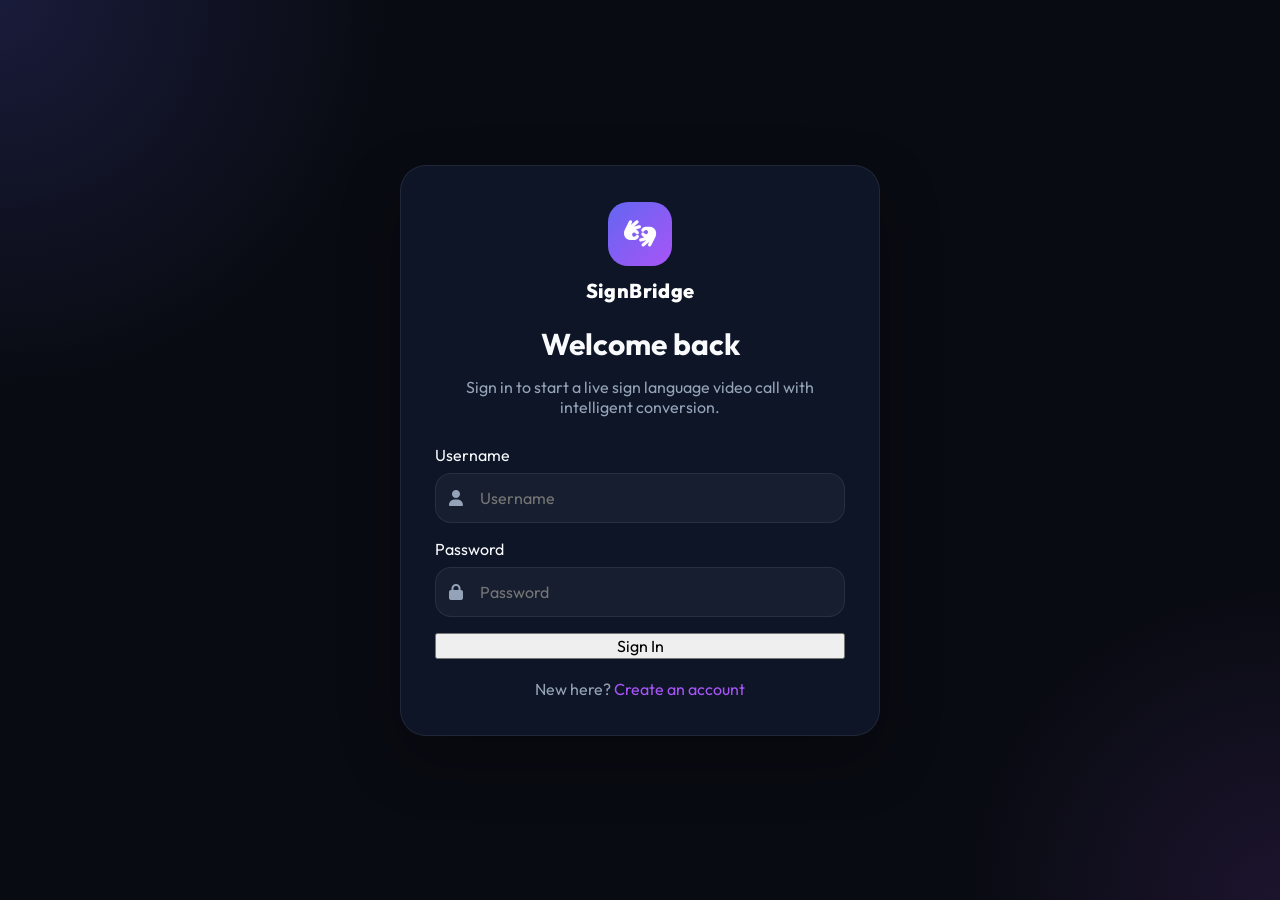
<file: static/login.html>
<!DOCTYPE html>
<html lang="en">
<head>
    <meta charset="UTF-8">
    <meta name="viewport" content="width=device-width, initial-scale=1.0">
    <title>SignBridge — Sign In</title>
    <link rel="preconnect" href="https://fonts.googleapis.com">
    <link rel="preconnect" href="https://fonts.gstatic.com" crossorigin>
    <link href="https://fonts.googleapis.com/css2?family=Outfit:wght@300;400;500;600;700;800&display=swap" rel="stylesheet">
    <link rel="stylesheet" href="https://cdnjs.cloudflare.com/ajax/libs/font-awesome/6.4.0/css/all.min.css" />
    <link rel="stylesheet" href="style.css">
</head>
<body>
    <div class="auth-page">
        <section class="auth-panel glass-panel">
            <div class="brand-mark brand-mark-small">
                <i class="fa-solid fa-hands-asl-interpreting"></i>
            </div>
            <div class="auth-brand-name">SignBridge</div>
            <h1>Welcome back</h1>
            <p>Sign in to start a live sign language video call with intelligent conversion.</p>

            <div id="alertMessage" class="alert-message alert-error">
                <i class="fa-solid fa-triangle-exclamation"></i>
                <span id="alertText">Invalid credentials. Try again.</span>
            </div>

            <form id="loginForm" class="auth-form">
                <div class="form-group">
                    <label for="username">Username</label>
                    <div class="input-wrapper">
                        <input type="text" id="username" class="form-input" placeholder="Username" required>
                        <i class="fa-solid fa-user"></i>
                    </div>
                </div>
                <div class="form-group">
                    <label for="password">Password</label>
                    <div class="input-wrapper">
                        <input type="password" id="password" class="form-input" placeholder="Password" required>
                        <i class="fa-solid fa-lock"></i>
                    </div>
                </div>
                <button type="submit" id="submitBtn" class="login-btn">
                    <span>Sign In</span>
                </button>
            </form>

            <div class="auth-footer">
                New here? <a href="register.html">Create an account</a>
            </div>
        </section>
    </div>
    <script src="login.js"></script>
</body>
</html>
</file>
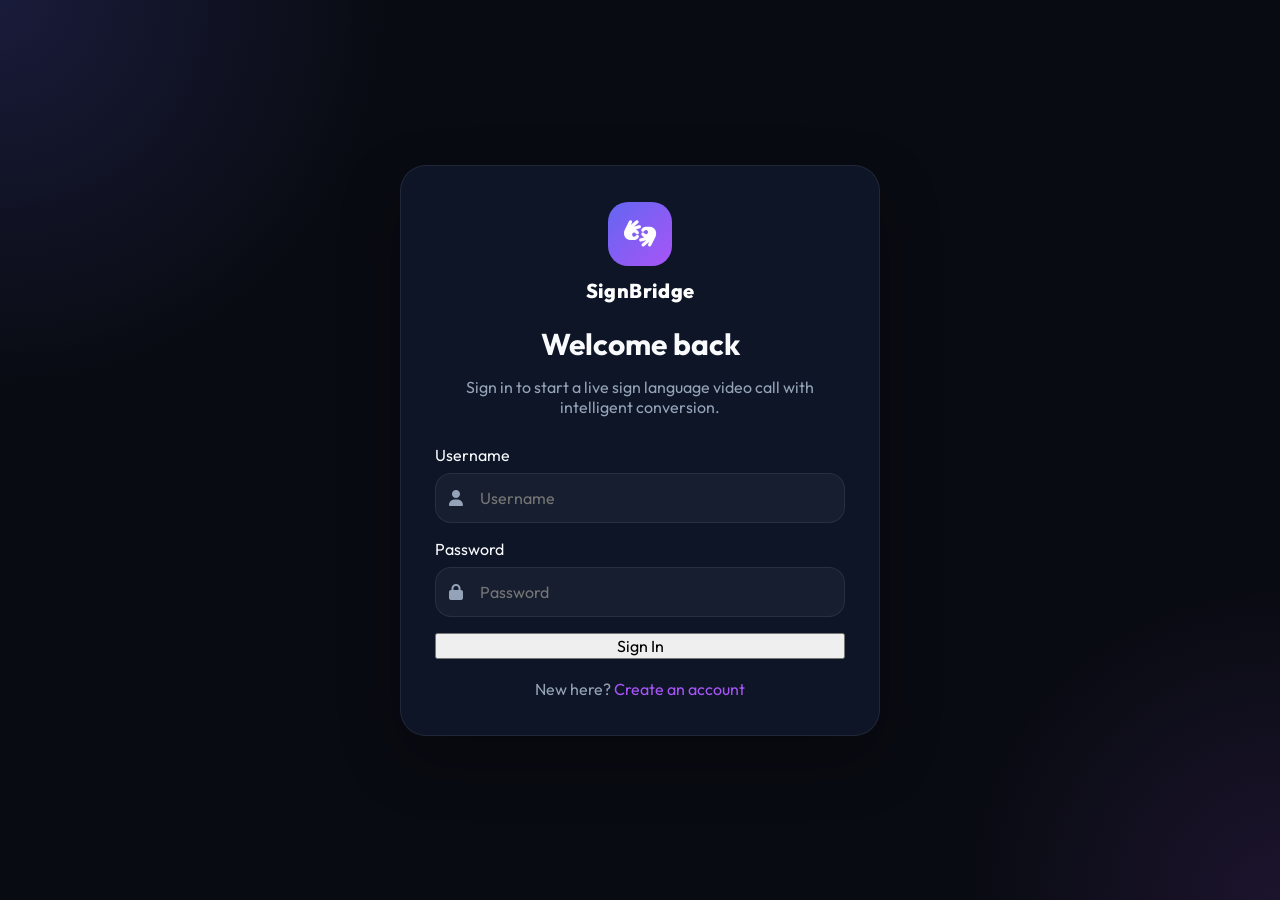
<file: static/record_Admin.html>
<!-- record_Admin.html -->
<!DOCTYPE html>
<html lang="en">
<head>
    <meta charset="UTF-8">
    <meta name="viewport" content="width=device-width, initial-scale=1.0">
    <title>SignBridge — Manage Signs</title>
    <link rel="preconnect" href="https://fonts.googleapis.com">
    <link href="https://fonts.googleapis.com/css2?family=Outfit:wght@300;400;500;600;700;800&display=swap" rel="stylesheet">
    <link rel="stylesheet" href="https://cdnjs.cloudflare.com/ajax/libs/font-awesome/6.4.0/css/all.min.css">
    <link rel="stylesheet" href="style.css">
</head>
<body>
    <div class="app-shell">
        <header class="topbar admin-topbar">
            <div class="brand"><i class="fa-solid fa-hands-asl-interpreting"></i> <span>Manage Signs</span></div>
            <div class="topbar-right">
                <a href="admin.html" class="btn-ghost"><i class="fa-solid fa-arrow-left"></i> Dashboard</a>
                <button id="logoutBtn" class="btn-ghost"><i class="fa-solid fa-right-from-bracket"></i> Logout</button>
            </div>
        </header>

        <main class="record-main">
            <section class="card glass-panel record-card">
                <h3><i class="fa-solid fa-camera"></i> Record a Sign</h3>

                <div class="camera-card record-camera admin-camera-stage">
                    <video id="preview" autoplay playsinline muted></video>
                    <div class="camera-mute" id="cameraOffHint" hidden>Camera off</div>
                    <div class="local-overlay-controls admin-camera-controls">
                        <button id="cameraToggleBtn" class="overlay-btn" type="button" title="Turn camera off" aria-label="Turn camera off" aria-pressed="true"><i class="fa-solid fa-video"></i></button>
                    </div>
                </div>

                <div class="form-group" style="margin-top:16px;">
                    <label for="signLabel">Sign label</label>
                    <input id="signLabel" type="text" class="form-input" placeholder="e.g. hello, thank_you, water">
                </div>

                <p class="muted capture-hint">Capture real, varied examples. Near-duplicate frames are skipped; landmark augmentation is applied during training, so displayed counts reflect real captures.</p>

                <div class="record-actions">
                    <button id="captureBtn" class="btn-primary"><i class="fa-solid fa-hand"></i> Capture Sample</button>
                    <label class="switch-label" style="margin-left:auto;">
                        <input type="checkbox" id="burstToggle">
                    Burst mode (captures as fast as processing allows)
                    </label>
                </div>

                <div class="record-actions" style="margin-top: 4px;">
                    <label class="switch-label">
                        <input type="checkbox" id="autoTrainToggle" checked>
                        Auto-train after recording
                    </label>
                </div>

                <div id="captureStatus" class="capture-status"></div>
                <div id="autoTrainStatus" class="capture-status"></div>
            </section>

            <section class="card glass-panel">
                <h3><i class="fa-solid fa-list-check"></i> Recorded Signs</h3>
                <div id="sampleCounts" class="counts-list">
                    <p class="muted">Loading...</p>
                </div>
            </section>

            <section class="card glass-panel train-card">
                <h3><i class="fa-solid fa-brain"></i> Train Model</h3>
                <p class="muted">Auto-trains a few seconds after you stop recording. Use this to force a retrain on demand — replaces the live model instantly, no restart needed.</p>
                <button id="trainBtn" class="btn-primary"><i class="fa-solid fa-bolt"></i> Train Now</button>
                <div id="trainResult" class="train-result"></div>
            </section>
        </main>
    </div>

    <canvas id="captureCanvas" style="display:none;"></canvas>
    <script src="record_Admin.js"></script>
</body>
</html>
</file>
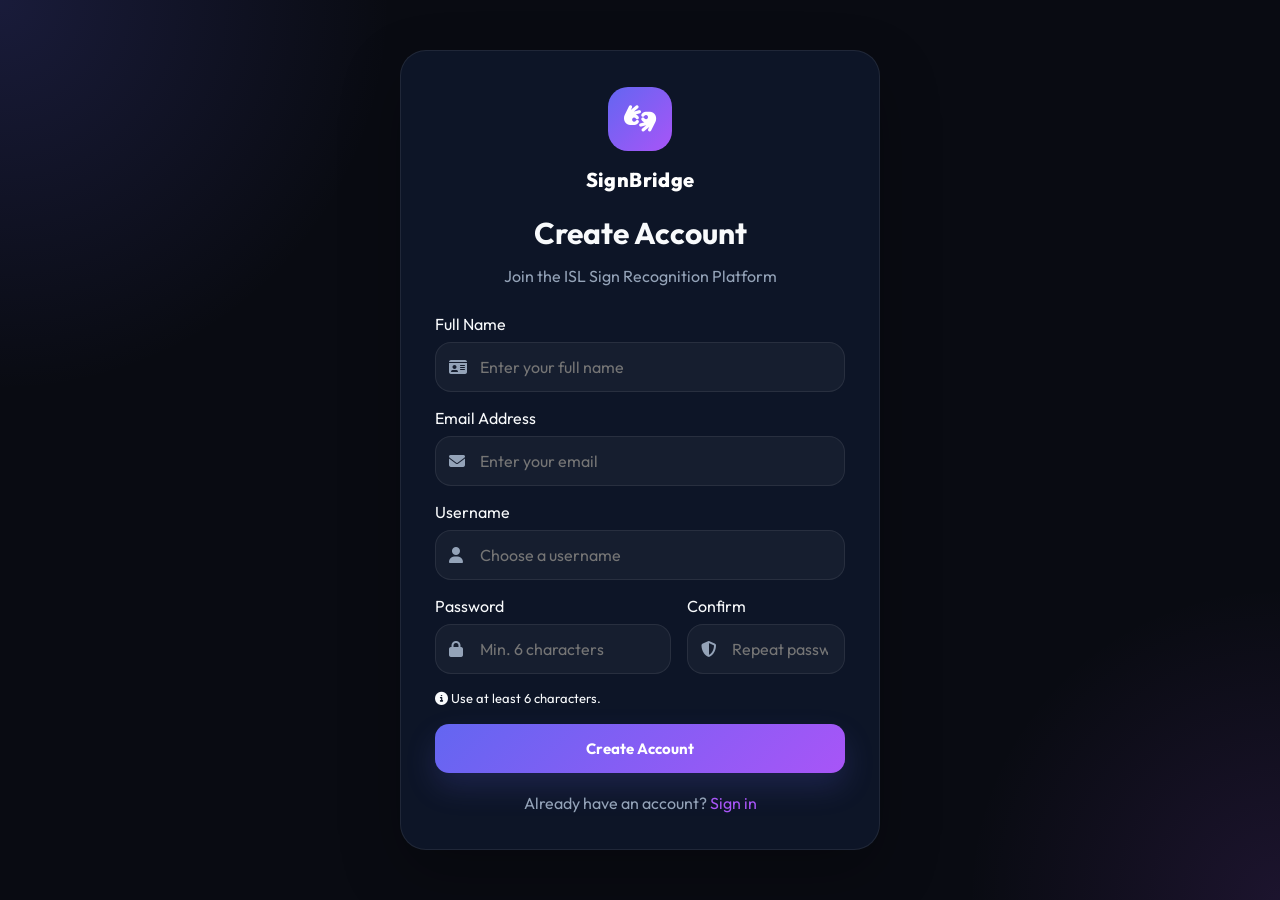
<file: static/register.html>
<!DOCTYPE html>
<html lang="en">
<head>
    <meta charset="UTF-8">
    <meta name="viewport" content="width=device-width, initial-scale=1.0">
    <title>SignBridge — Create Account</title>
    <link rel="preconnect" href="https://fonts.googleapis.com">
    <link rel="preconnect" href="https://fonts.gstatic.com" crossorigin>
    <link href="https://fonts.googleapis.com/css2?family=Outfit:wght@300;400;500;600;700;800&display=swap" rel="stylesheet">
    <link rel="stylesheet" href="https://cdnjs.cloudflare.com/ajax/libs/font-awesome/6.4.0/css/all.min.css">
    <link rel="stylesheet" href="style.css">
</head>
<body>
    <div class="auth-page">
        <div class="auth-panel auth-panel-wide">
            <div class="brand-mark">
                <i class="fa-solid fa-hands-asl-interpreting"></i>
            </div>
            <div class="auth-brand-name">SignBridge</div>
            <h1>Create Account</h1>
            <p>Join the ISL Sign Recognition Platform</p>

            <div id="alertMessage" class="alert-message alert-error">
                <i class="fa-solid fa-triangle-exclamation"></i>
                <span id="alertText">Something went wrong.</span>
            </div>
            <div id="successMessage" class="alert-message alert-success">
                <i class="fa-solid fa-circle-check"></i>
                <span id="successText">Account created! Redirecting to login...</span>
            </div>

            <form id="registerForm" class="auth-form">
                <div class="form-group">
                    <label for="fullname">Full Name</label>
                    <div class="input-wrapper">
                        <i class="fa-solid fa-id-card"></i>
                        <input type="text" id="fullname" class="form-input" placeholder="Enter your full name" required autocomplete="name">
                    </div>
                </div>

                <div class="form-group">
                    <label for="email">Email Address</label>
                    <div class="input-wrapper">
                        <i class="fa-solid fa-envelope"></i>
                        <input type="email" id="email" class="form-input" placeholder="Enter your email" required autocomplete="email">
                    </div>
                </div>

                <div class="form-group">
                    <label for="username">Username</label>
                    <div class="input-wrapper">
                        <i class="fa-solid fa-user"></i>
                        <input type="text" id="username" class="form-input" placeholder="Choose a username" required minlength="3" autocomplete="username">
                    </div>
                </div>

                <div class="control-grid-2">
                    <div class="form-group">
                        <label for="password">Password</label>
                        <div class="input-wrapper">
                            <i class="fa-solid fa-lock"></i>
                            <input type="password" id="password" class="form-input" placeholder="Min. 6 characters" required minlength="6" autocomplete="new-password">
                        </div>
                    </div>
                    <div class="form-group">
                        <label for="confirmPassword">Confirm</label>
                        <div class="input-wrapper">
                            <i class="fa-solid fa-shield-halved"></i>
                            <input type="password" id="confirmPassword" class="form-input" placeholder="Repeat password" required autocomplete="new-password">
                        </div>
                    </div>
                </div>

                <div id="passwordHint" class="capture-status">
                    <i class="fa-solid fa-circle-info"></i> Use at least 6 characters.
                </div>

                <button type="submit" id="submitBtn" class="btn-primary" style="width: 100%; justify-content: center; display: flex; align-items: center; gap: 10px; padding: 15px 18px; font-size: 15px;">
                    <span>Create Account</span>
                </button>
            </form>

            <div class="auth-footer">
                Already have an account? <a href="login.html">Sign in</a>
            </div>
        </div>
    </div>
    <script src="register.js"></script>
</body>
</html>
</file>
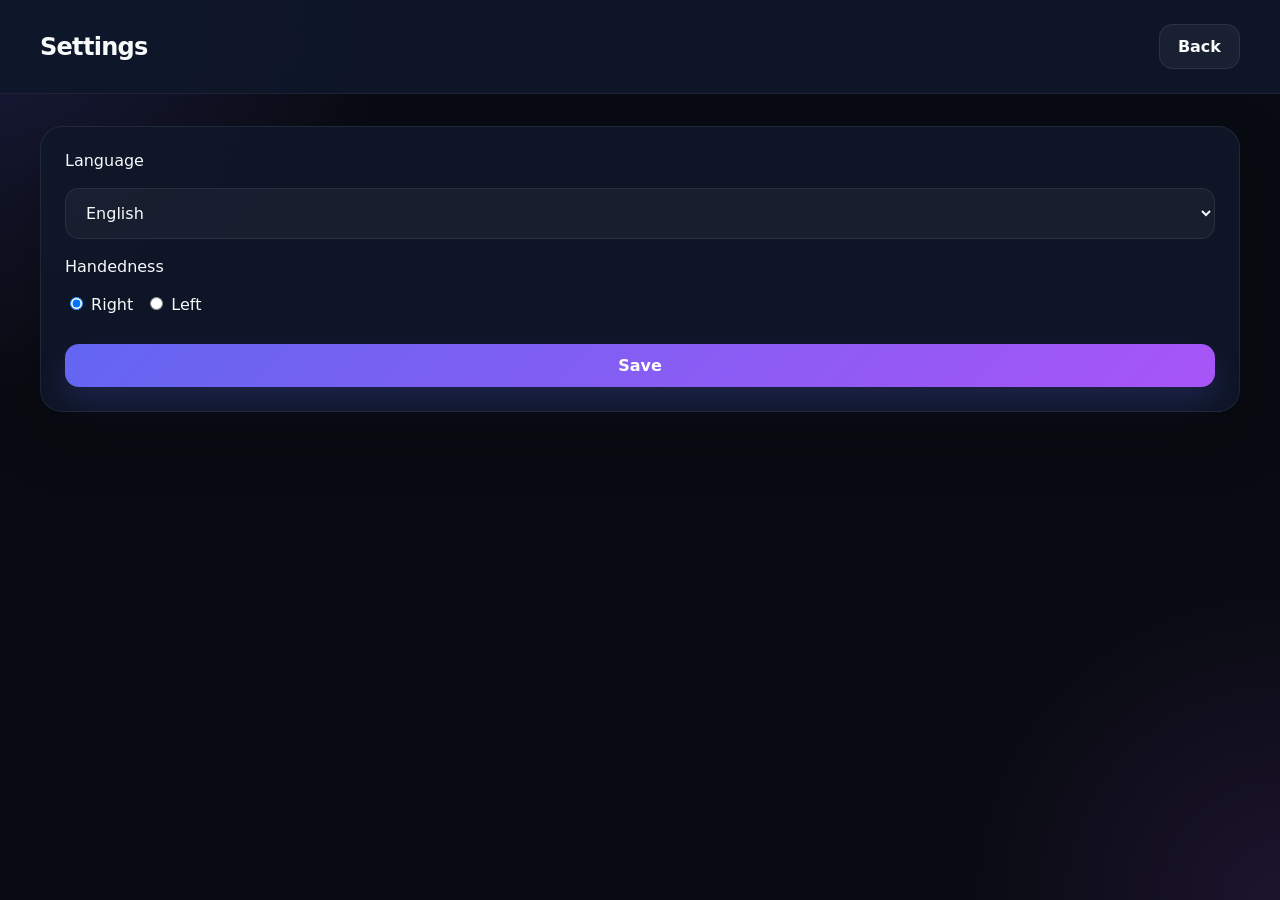
<file: static/settings.html>
<!doctype html>
<html>
<head>
  <meta charset="utf-8" />
  <meta name="viewport" content="width=device-width,initial-scale=1" />
  <title>Settings - SignBridge</title>
  <link rel="stylesheet" href="style.css" />
</head>
<body>
  <div class="app-container">
    <header class="app-header">
      <div class="header-brand"><h1>Settings</h1></div>
      <div class="top-actions"><button id="backBtn" class="btn-secondary">Back</button></div>
    </header>
    <main class="dashboard-content">
      <section class="glass-panel call-card">
        <div class="panel-body">
          <label>Language</label>
          <select id="languageSelect" class="text-input">
            <option value="en">English</option>
            <option value="es">Spanish</option>
            <option value="hi">Hindi</option>
          </select>
          <label>Handedness</label>
          <div style="display:flex; gap:12px; margin-bottom:12px;">
            <label><input type="radio" name="hand" value="right" checked /> Right</label>
            <label><input type="radio" name="hand" value="left" /> Left</label>
          </div>
          <button id="saveSettings" class="btn-primary">Save</button>
        </div>
      </section>
    </main>
  </div>
  <script src="settings.js"></script>
</body>
</html>
</file>
<file: static/style.css>
﻿:root {
    --bg: #090b12;
    --bg-panel: rgba(15, 23, 42, 0.88);
    --panel-border: rgba(255, 255, 255, 0.08);
    --panel-border-strong: rgba(99, 102, 241, 0.3);
    --text: #f8fafc;
    --text-muted: #94a3b8;
    --primary: #6366f1;
    --secondary: #a855f7;
    --success: #22c55e;
    --error: #ef4444;
    --surface: rgba(15, 23, 42, 0.92);
    --shadow: 0 24px 60px rgba(0, 0, 0, 0.25);
    --radius: 22px;
    --font: 'Outfit', system-ui, sans-serif;
}

* {
    box-sizing: border-box;
}

html, body {
    min-height: 100%;
    margin: 0;
    font-family: var(--font);
    color: var(--text);
    background: radial-gradient(circle at top left, rgba(99, 102, 241, 0.18), transparent 25%),
                radial-gradient(circle at bottom right, rgba(168, 85, 247, 0.12), transparent 20%),
                #090b12;
}

button, input, select {
    font: inherit;
}

a {
    color: var(--secondary);
    text-decoration: none;
}

a:hover {
    text-decoration: underline;
}

.app-container {
    display: flex;
    flex-direction: column;
    min-height: 100vh;
}

.app-header {
    position: relative;
    z-index: 1300;
    display: flex;
    justify-content: space-between;
    align-items: center;
    gap: 24px;
    padding: 24px 40px;
    background: rgba(15, 23, 42, 0.92);
    backdrop-filter: blur(18px);
    border-bottom: 1px solid rgba(255, 255, 255, 0.06);
}

.dropdown-menu {
    position: absolute;
    right: 0;
    top: 46px;
    background: #0f1724;
    border: 1px solid rgba(255,255,255,0.04);
    border-radius: 8px;
    padding: 8px 0;
    min-width: 180px;
    display: none;
    z-index: 3000;
}

.header-brand {
    display: flex;
    align-items: center;
    gap: 16px;
}

.brand-icon {
    width: 52px;
    height: 52px;
    border-radius: 16px;
    display: grid;
    place-items: center;
    background: linear-gradient(135deg, var(--primary), var(--secondary));
    box-shadow: 0 20px 50px rgba(99, 102, 241, 0.22);
    color: white;
    font-size: 22px;
}

.header-brand h1 {
    margin: 0;
    font-size: 24px;
    letter-spacing: -0.03em;
}

.header-brand p {
    margin: 4px 0 0;
    color: var(--text-muted);
    font-size: 14px;
}

.top-actions {
    display: flex;
    align-items: center;
    gap: 14px;
}

.user-pill {
    display: inline-flex;
    align-items: center;
    gap: 10px;
    padding: 12px 16px;
    border-radius: 999px;
    border: 1px solid rgba(255, 255, 255, 0.08);
    background: rgba(255, 255, 255, 0.04);
    color: var(--text);
}

.user-role {
    font-size: 0.85rem;
    background: rgba(99, 102, 241, 0.12);
    color: var(--primary);
    padding: 4px 10px;
    border-radius: 999px;
    text-transform: uppercase;
}

.user-pill i {
    color: var(--secondary);
}

.admin-banner {
    display: flex;
    align-items: center;
    gap: 12px;
    margin: 0 40px 20px;
    padding: 16px 24px;
    border-radius: 22px;
    background: rgba(79, 70, 229, 0.12);
    border: 1px solid rgba(79, 70, 229, 0.2);
    color: rgba(199, 210, 254, 0.95);
    font-weight: 600;
}

.logout-btn,
.btn-primary,
.btn-secondary,
.btn-danger {
    border: none;
    border-radius: 14px;
    padding: 12px 18px;
    font-weight: 700;
    cursor: pointer;
    transition: transform 0.2s ease, box-shadow 0.2s ease, background 0.2s ease;
}

.logout-btn,
.btn-secondary {
    background: rgba(255, 255, 255, 0.05);
    color: var(--text);
    border: 1px solid rgba(255, 255, 255, 0.08);
}

.btn-primary {
    background: linear-gradient(135deg, var(--primary), var(--secondary));
    color: white;
    box-shadow: 0 14px 30px rgba(99, 102, 241, 0.18);
}

.btn-danger {
    background: rgba(239, 68, 68, 0.18);
    color: var(--error);
    border: 1px solid rgba(239, 68, 68, 0.25);
}

button:hover {
    transform: translateY(-1px);
}

.dashboard-content {
    flex: 1;
    padding: 32px 40px 40px;
    display: grid;
    gap: 26px;
    align-content: start;
}

.call-grid,
.video-grid {
    display: grid;
    gap: 26px;
}

.video-grid {
    --meeting-grid-columns: 2;
    grid-template-columns: repeat(var(--meeting-grid-columns), minmax(0, 1fr));
}

.glass-panel {
    background: var(--bg-panel);
    border: 1px solid var(--panel-border);
    border-radius: var(--radius);
    box-shadow: var(--shadow);
    backdrop-filter: blur(20px);
}

.call-card,
.video-card,
.stats-card {
    display: flex;
    flex-direction: column;
}

.panel-header {
    padding: 24px;
    border-bottom: 1px solid rgba(255, 255, 255, 0.07);
}

.panel-header-flex {
    display: flex;
    justify-content: space-between;
    align-items: center;
    gap: 18px;
}

.panel-header h3 {
    margin: 0;
    font-size: 19px;
}

.panel-header p {
    margin: 8px 0 0;
    color: var(--text-muted);
    font-size: 14px;
}

.panel-body {
    padding: 24px;
    display: flex;
    flex-direction: column;
    gap: 18px;
}

.control-grid-2 {
    display: grid;
    grid-template-columns: 1.2fr 0.8fr;
    gap: 16px;
}

.control-item {
    display: flex;
    flex-direction: column;
    gap: 10px;
}

.control-item label {
    color: var(--text-muted);
    font-size: 13px;
    font-weight: 700;
    text-transform: uppercase;
    letter-spacing: 0.06em;
}

.text-input {
    width: 100%;
    padding: 14px 16px;
    border-radius: 14px;
    border: 1px solid rgba(255, 255, 255, 0.08);
    background: rgba(255, 255, 255, 0.04);
    color: var(--text);
}

.text-input:focus {
    outline: none;
    border-color: rgba(99, 102, 241, 0.8);
    box-shadow: 0 0 0 4px rgba(99, 102, 241, 0.12);
}

.call-actions,
.call-actions-two {
    display: flex;
    flex-wrap: wrap;
    gap: 14px;
}

.call-actions-two {
    justify-content: space-between;
}

.summary-block {
    display: grid;
    grid-template-columns: 1fr 1fr;
    gap: 22px;
    padding: 20px;
    background: rgba(255, 255, 255, 0.03);
    border-radius: 18px;
}

.summary-block strong {
    display: block;
    color: var(--text-muted);
    font-size: 13px;
    margin-bottom: 6px;
}

.summary-block p {
    margin: 0;
    font-size: 16px;
    color: white;
}

.toggle-grid,
.switch-row,
.switch-block {
    display: flex;
    justify-content: space-between;
    align-items: center;
    gap: 12px;
}

.switch-row span,
.switch-block span {
    color: var(--text);
    font-size: 15px;
    font-weight: 700;
}

.switch {
    position: relative;
    display: inline-block;
    width: 52px;
    height: 28px;
}

.switch input {
    opacity: 0;
    width: 0;
    height: 0;
}

.slider {
    position: absolute;
    inset: 0;
    border-radius: 999px;
    background: rgba(255, 255, 255, 0.12);
    transition: background 0.25s ease;
}

.slider::before {
    content: '';
    position: absolute;
    left: 4px;
    top: 4px;
    width: 20px;
    height: 20px;
    border-radius: 50%;
    background: white;
    transition: transform 0.25s ease;
}

.switch input:checked + .slider {
    background: linear-gradient(135deg, var(--primary), var(--secondary));
}

.switch input:checked + .slider::before {
    transform: translateX(24px);
}

.history-panel {
    overflow: auto;
    max-height: 460px;
}

.history-table {
    width: 100%;
    border-collapse: collapse;
    min-width: 100%;
}

.history-table th,
.history-table td {
    text-align: left;
    padding: 14px 12px;
    border-bottom: 1px solid rgba(255, 255, 255, 0.06);
    font-size: 14px;
}

.history-table th {
    color: var(--text-muted);
    font-weight: 700;
    letter-spacing: 0.03em;
}

.history-table tbody tr:hover {
    background: rgba(255, 255, 255, 0.03);
}

.caption-history {
    display: flex;
    flex-direction: column;
    gap: 8px;
    max-height: 220px;
    overflow: auto;
    padding: 8px;
    border-radius: 12px;
    background: rgba(255,255,255,0.02);
.caption-entry { padding: 8px 10px; border-bottom: 1px solid rgba(255,255,255,0.02); }
.caption-line { white-space: nowrap; overflow: hidden; text-overflow: ellipsis; }
.caption-entry .who { font-weight: 600; margin-right: 6px; }
.caption-entry .what { color: #e6eef8; }
.caption-entry .when { font-size: 12px; color: rgba(255,255,255,0.35); margin-top: 4px; }
.caption-stream { display: flex; flex-wrap: wrap; gap: 4px; align-items: center; }
.caption-who { font-weight: 700; margin-left: 6px; margin-right: 4px; }
.caption-word { color: #e6eef8; }
.caption-sep { width: 8px; }
}

.teleprompter {
    width: 100%;
    min-height: 44px;
    padding: 10px 14px;
    border-radius: 10px;
    background: rgba(255,255,255,0.02);
    color: white;
    font-weight: 700;
    font-size: 20px;
    line-height: 1.2;
    white-space: nowrap;
    overflow: hidden;
    text-overflow: clip;
}

.teleprompter .revealed { color: #fff; }
.teleprompter .pending { color: rgba(255,255,255,0.35); }
.caption-entry {
    padding: 10px 12px;
    border-radius: 12px;
    background: rgba(255,255,255,0.03);
    display: flex;
    justify-content: space-between;
    gap: 12px;
    align-items: center;
}
.caption-entry .who {
    color: var(--text-muted);
    font-size: 13px;
}
.caption-entry .what {
    font-weight: 700;
    color: white;
}
.caption-entry .when {
    color: var(--text-muted);
    font-size: 12px;
}

.remotes-container {
    --remote-grid-columns: 1;
    display: grid;
    grid-template-columns: repeat(var(--remote-grid-columns), minmax(0, 1fr));
    gap: 12px;
    align-items: stretch;
}
#remotesContainer:fullscreen,
#remotesContainer:-webkit-full-screen {
    background: #02040c;
    padding: 16px;
    box-sizing: border-box;
}
#remotesContainer:fullscreen .remote-card,
#remotesContainer:-webkit-full-screen .remote-card {
    min-height: 0;
    height: 100%;
}
.remote-card {
    position: relative;
    border-radius: 12px;
    overflow: hidden;
    background: rgba(0,0,0,0.35);
    min-height: 140px;
    min-width: 0;
}
.remote-card video {
    width: 100%;
    height: 100%;
    object-fit: cover;
    display: block;
}
.remote-meta {
    position: absolute;
    left: 8px;
    bottom: 8px;
    background: rgba(0,0,0,0.4);
    padding: 6px 8px;
    border-radius: 8px;
    color: var(--text-muted);
    font-size: 12px;
}
.remote-placeholder {
    display: flex;
    align-items: center;
    justify-content: center;
    color: var(--text-muted);
    padding: 12px;
}
.remote-video-placeholder {
    position: absolute;
    inset: 0;
    z-index: 1;
    display: flex;
    align-items: center;
    justify-content: center;
    padding: 12px;
    color: var(--text-muted);
    background: rgba(2, 4, 12, .82);
    text-align: center;
    pointer-events: none;
}
.remote-video-placeholder[hidden] { display: none; }

.history-empty {

.btn-small {
    background:#1f2937;
    color:#fff;
    border-radius:6px;
    padding:8px 12px;
    border:1px solid rgba(255,255,255,0.06);
    cursor:pointer;
}
    text-align: center;
    color: var(--text-muted);
    padding: 26px 0;
}

.video-card {
    min-height: 360px;
}

.camera-card {
    position: relative;
    flex: none;
    width: 100%;
    aspect-ratio: 16 / 9;
    min-height: 0;
    border-radius: 18px;
    overflow: hidden;
    background: #02040c;
    border: 1px solid rgba(255, 255, 255, 0.08);
}

.camera-card video,
.camera-card canvas {
    width: 100%;
    height: 100%;
    object-fit: cover;
}

.admin-camera-stage {
    width: min(100%, 520px);
    margin-inline: auto;
}
.admin-camera-controls {
    position: absolute;
    right: 12px;
    bottom: 12px;
    z-index: 5;
    display: flex;
    gap: 8px;
}
.camera-mute[hidden] { display: none !important; }
.admin-camera-stage .camera-mute:not([hidden]) { display: flex; }

/* The standalone sign recorder uses the same 16:9 camera stage as the dashboard. */
.record-main {
    width: min(1180px, calc(100% - 40px));
    margin: 28px auto 48px;
    display: grid;
    grid-template-columns: minmax(0, 1.4fr) minmax(280px, .8fr);
    gap: 24px;
    align-items: start;
}
.record-camera { margin-top: 18px; }
.record-camera video { transform: scaleX(-1); }
.record-card { padding: 24px; }
.record-card h3 { margin: 0; }
.train-card { grid-column: 2; }
.record-main > .card:nth-child(2) { grid-column: 2; }
@media (max-width: 800px) {
    .record-main { width: min(100% - 24px, 620px); grid-template-columns: 1fr; gap: 16px; }
    .record-main > .card:nth-child(2), .train-card { grid-column: 1; }
    .record-card { padding: 18px; }
}

@media (max-width: 720px) {
    .remotes-container { grid-template-columns: repeat(auto-fit, minmax(140px, 1fr)); gap: 8px; }
    .remote-card { min-height: 120px; }
    .caption-history { max-height: 140px; }
    .stat-widget { padding: 12px; }
}

/* When there are no remote participants, make the layout single-column so only local video shows */
body.single-local .video-grid {
        grid-template-columns: 1fr !important;
}
body.single-local .video-grid .video-card + .video-card { display: none; }
body.single-local .video-grid .video-card {
    width: min(680px, 100%);
    margin-inline: auto;
}
body:not(.single-local) .video-grid .video-card,
body:not(.single-local) .video-grid .remote-card {
    min-height: 220px;
}
body.in-fullscreen .video-grid {
    grid-template-columns: repeat(var(--meeting-grid-columns), minmax(0, 1fr));
    gap: 12px;
    padding: 12px;
    box-sizing: border-box;
    align-items: stretch;
}
body.in-fullscreen .video-grid .video-card,
body.in-fullscreen .video-grid .remote-card {
    min-height: 180px;
}

.local-video-name {
    padding: 10px 2px 0;
    color: var(--text-muted);
    font-size: 14px;
    font-weight: 600;
}

.camera-card canvas {
    position: absolute;
    top: 0;
    left: 0;
}

.video-muted {
    opacity: 0.2;
}

.remote-overlay,
.camera-mute {
    position: absolute;
    inset: 0;
    display: flex;
    align-items: center;
    justify-content: center;
    color: var(--text-muted);
    font-size: 18px;
    background: rgba(0, 0, 0, 0.45);
    pointer-events: none;
    text-align: center;
}

.camera-mute {
    display: none;
}

.status-pill,
.badge-pill {
    display: inline-flex;
    align-items: center;
    gap: 8px;
    padding: 10px 14px;
    border-radius: 999px;
    font-size: 13px;
    font-weight: 700;
}

.status-pill-ready {
    color: #dbeafe;
    background: rgba(34, 197, 94, 0.15);
    border: 1px solid rgba(34, 197, 94, 0.25);
}

.status-pill-disconnected {
    color: #f8fafc;
    background: rgba(255, 255, 255, 0.05);
    border: 1px solid rgba(255, 255, 255, 0.08);
}

.badge-pill {
    color: var(--text-muted);
    background: rgba(255, 255, 255, 0.05);
}

.stats-grid-full {
    display: grid;
    grid-template-columns: 1fr;
}

.stats-card {
    min-height: 160px;
}

.stats-grid-inner {
    display: grid;
    grid-template-columns: repeat(4, minmax(150px, 1fr));
    gap: 18px;
}

.stat-widget {
    padding: 18px;
    border-radius: 18px;
    background: rgba(255, 255, 255, 0.04);
    border: 1px solid rgba(255, 255, 255, 0.08);
    text-align: center;
}

.stat-value {
    display: block;
    font-size: 28px;
    font-weight: 800;
    margin-bottom: 8px;
}

.stat-text {
    color: var(--text-muted);
    font-size: 13px;
}

.toast-container {
    position: fixed;
    bottom: 24px;
    right: 24px;
    display: grid;
    gap: 12px;
    z-index: 999;
}

/* User dropdown */
.user-dropdown { position: relative; display: inline-block; z-index: 3000; }
.user-pill { background: transparent; border: none; color: #fff; padding: 8px 12px; border-radius: 20px; display:flex; gap:8px; align-items:center; cursor:pointer; }
.user-pill .user-role { background: rgba(255,255,255,0.06); padding: 2px 8px; border-radius: 12px; font-size: 12px; margin-left:6px; }
.dropdown-caret { margin-left:6px; opacity:0.8 }
.dropdown-menu { position: absolute; right: 0; top: 46px; background: #0f1724; border: 1px solid rgba(255,255,255,0.04); border-radius: 8px; padding: 8px 0; min-width: 180px; display:none; z-index:1200; }
.dropdown-menu.show { display:block; }
.dropdown-item { display:block; padding: 10px 14px; color: #dfe7ff; text-decoration:none; font-size:14px; }
.dropdown-item:hover { background: rgba(255,255,255,0.03); }
.dropdown-divider { height:1px; background: rgba(255,255,255,0.04); margin:6px 0; }

.toast {
    display: inline-flex;
    align-items: center;
    gap: 10px;
    padding: 14px 18px;
    border-radius: 16px;
    min-width: 240px;
    border: 1px solid transparent;
    animation: toast-in 0.25s ease;
}

.toast-info {
    background: rgba(99, 102, 241, 0.15);
    border-color: rgba(99, 102, 241, 0.25);
    color: white;
}

.toast-success {
    background: rgba(16, 185, 129, 0.16);
    border-color: rgba(16, 185, 129, 0.3);
    color: white;
}

.toast-error {
    background: rgba(239, 68, 68, 0.16);
    border-color: rgba(239, 68, 68, 0.3);
    color: white;
}

@keyframes toast-in {
    from { transform: translateX(20px); opacity: 0; }
    to { transform: translateX(0); opacity: 1; }
}

.auth-page {
    min-height: 100vh;
    display: grid;
    place-items: center;
    padding: 24px;
}

.auth-panel {
    width: min(480px, 100%);
    background: rgba(15, 23, 42, 0.92);
    border: 1px solid rgba(255, 255, 255, 0.08);
    border-radius: 26px;
    padding: 36px 34px;
    box-shadow: var(--shadow);
}

.auth-panel-wide {
    max-width: 520px;
}

.brand-mark,
.brand-mark-small {
    width: 64px;
    height: 64px;
    border-radius: 20px;
    display: grid;
    place-items: center;
    margin: 0 auto 24px;
    background: linear-gradient(135deg, var(--primary), var(--secondary));
    color: white;
    font-size: 26px;
}

.brand-mark-small {
    margin-bottom: 20px;
}

.auth-brand-name {
    margin: -8px 0 22px;
    text-align: center;
    font-size: 20px;
    font-weight: 800;
    letter-spacing: .02em;
    color: white;
}

.auth-panel h1 {
    margin: 0;
    font-size: 30px;
    text-align: center;
}

.auth-panel p {
    text-align: center;
    color: var(--text-muted);
    margin: 14px 0 28px;
}

.auth-form {
    display: grid;
    gap: 16px;
}

.form-group {
    display: grid;
    gap: 8px;
}

.input-wrapper {
    position: relative;
}

.input-wrapper i {
    position: absolute;
    left: 14px;
    top: 50%;
    transform: translateY(-50%);
    color: var(--text-muted);
}

.form-input {
    width: 100%;
    padding: 14px 16px 14px 44px;
    border: 1px solid rgba(255, 255, 255, 0.08);
    border-radius: 16px;
    background: rgba(255, 255, 255, 0.04);
    color: var(--text);
}

.form-input:focus {
    outline: none;
    border-color: rgba(99, 102, 241, 0.8);
    box-shadow: 0 0 0 4px rgba(99, 102, 241, 0.12);
}

.alert-message {
    display: none;
    align-items: center;
    gap: 12px;
    padding: 14px 16px;
    border-radius: 16px;
    font-weight: 500;
    margin-bottom: 18px;
}

.alert-message span {
    line-height: 1.35;
}

.alert-error {
    background: rgba(239, 68, 68, 0.12);
    border: 1px solid rgba(239, 68, 68, 0.2);
    color: #fca5a5;
}

.alert-success {
    background: rgba(34, 197, 94, 0.12);
    border: 1px solid rgba(34, 197, 94, 0.2);
    color: #86efac;
}

.alert-message i {
    min-width: 20px;
    text-align: center;
}

.shake-animation {
    animation: shake 0.25s ease-in-out;
}

@keyframes shake {
    0%, 100% { transform: translateX(0); }
    25% { transform: translateX(-6px); }
    75% { transform: translateX(6px); }
}

.auth-footer {
    margin-top: 20px;
    text-align: center;
    color: var(--text-muted);
}

.auth-footer a {
    color: var(--secondary);
}

@media (max-width: 1100px) {
    .call-grid,
    .video-grid,
    .stats-grid-full {
        grid-template-columns: 1fr;
    }
}

@media (max-width: 720px) {
    .app-header,
    .dashboard-content {
        padding: 18px;
    }
    .panel-body {
        padding: 20px;
    }
    .call-actions,
    .call-actions-two {
        flex-direction: column;
    }
    .control-grid-2 {
        grid-template-columns: 1fr;
    }
}

.user-dropdown { position: relative; display: inline-block; z-index: 3000; }

/* In-call controls: hidden when not in a call */
.in-call-only { display: none; }

/* Hide whole video area until in-call to avoid empty waiting screens */
.video-grid { display: none; }
body.in-call .video-grid { display: grid; }
.in-call-only.show { display: flex; }

.call-overlay-controls {
    position: absolute;
    right: 18px;
    bottom: 18px;
    display: flex;
    gap: 10px;
    z-index: 60;
}

.overlay-btn {
    width: 44px;
    height: 44px;
    border-radius: 10px;
    border: none;
    background: rgba(0,0,0,0.45);
    color: white;
    display: grid;
    place-items: center;
    cursor: pointer;
    box-shadow: 0 6px 18px rgba(0,0,0,0.4);
}

.overlay-btn.danger { background: rgba(239,68,68,0.85); }

.in-call-btn { min-width: 120px; }

/* Interpretation overlay on remote feed */
.interpret-overlay {
    position: absolute;
    left: 18px;
    top: 18px;
    background: rgba(0,0,0,0.6);
    color: white;
    padding: 10px 14px;
    border-radius: 12px;
    font-weight: 700;
    z-index: 50;
    pointer-events: none;
    max-width: 70%;
    text-align: center;
}

/* When remote container is fullscreen, pin the local camera as a floating preview */
body.in-fullscreen #localCameraCard {
    position: fixed !important;
    right: 20px;
    bottom: 20px;
    width: 300px;
    height: 200px;
    z-index: 1100;
    box-shadow: 0 20px 60px rgba(0,0,0,0.6);
}

/* Icon state for disabled controls */
.btn-secondary .fa-video-slash, .overlay-btn .fa-video-slash,
.btn-secondary .fa-microphone-slash, .overlay-btn .fa-microphone-slash {
    color: #f87171;
}

/* ============================================================
   Admin — Sign recording & training additions (new, appended)
   ============================================================ */

.capture-status {
    font-size: 13px;
    min-height: 18px;
}
.capture-status.ok { color: #86efac; }
.capture-status.error { color: #fca5a5; }

.table-btn-sm {
    padding: 8px 12px;
    font-size: 13px;
}

.train-result {
    font-size: 14px;
}

.train-success {
    background: rgba(34, 197, 94, 0.12);
    border: 1px solid rgba(34, 197, 94, 0.2);
    color: #86efac;
    padding: 16px;
    border-radius: 16px;
}
.train-success p { margin: 4px 0; }

.train-error {
    background: rgba(239, 68, 68, 0.12);
    border: 1px solid rgba(239, 68, 68, 0.2);
    color: #fca5a5;
    padding: 16px;
    border-radius: 16px;
}

/* Meeting participants, sharing, and chat */
.remote-card .remote-screen {
    position: absolute;
    inset: 0;
    z-index: 2;
    background: #02040c;
    object-fit: contain;
}
.screen-share-label {
    position: absolute;
    z-index: 3;
    right: 8px;
    bottom: 8px;
    padding: 5px 8px;
    border-radius: 8px;
    background: rgba(15, 23, 42, .84);
    color: #dbeafe;
    font-size: 12px;
    font-weight: 700;
}
.overlay-btn.is-off {
    color: #fca5a5;
    box-shadow: inset 0 0 0 2px rgba(248, 113, 113, .65), 0 6px 18px rgba(0,0,0,.4);
}
.overlay-btn.is-off i { transform: rotate(-8deg); }
.overlay-btn.active-control { background: rgba(34, 197, 94, .8); }
.remote-fullscreen-btn { position: absolute; right: 18px; bottom: 18px; z-index: 60; }
.meeting-chat { margin-top: 0; }
.meeting-chat[hidden] { display: none; }
.icon-text-btn { border: 0; background: transparent; color: var(--text-muted); cursor: pointer; font-size: 20px; }
.chat-messages {
    min-height: 150px;
    max-height: 280px;
    overflow-y: auto;
    display: flex;
    flex-direction: column;
    gap: 10px;
    padding: 4px;
}
.chat-message { display: grid; gap: 3px; max-width: 78%; padding: 10px 12px; border-radius: 12px; background: rgba(255,255,255,.05); }
.chat-message strong { font-size: 12px; color: #a5b4fc; }
.chat-message span { overflow-wrap: anywhere; }
.own-message { align-self: flex-end; background: rgba(99,102,241,.25); }
.chat-form { display: flex; gap: 10px; margin-top: 14px; }
.chat-form .text-input { flex: 1; }

/* Compact, balanced meeting-stage layout */
.video-card { min-height: 0; }
.remotes-container {
    grid-auto-rows: minmax(0, 1fr);
    width: 100%;
    height: 100%;
    padding: 12px;
}
.remote-card { min-height: 0; height: 100%; }
.video-grid {
    align-items: start;
    grid-auto-rows: max-content;
}
.video-grid > .video-card {
    align-self: start;
    min-width: 0;
    height: auto;
}
.video-card > .camera-card {
    width: 100%;
    aspect-ratio: 16 / 9;
    flex: none;
}
.camera-card > video,
.remote-card > video {
    position: absolute;
    inset: 0;
    display: block;
    width: 100%;
    height: 100%;
    object-fit: cover;
}
.remotes-container {
    position: absolute;
    inset: 0;
    box-sizing: border-box;
    height: auto;
    grid-auto-rows: minmax(0, 1fr);
}
.remote-card {
    min-height: 0;
    aspect-ratio: 16 / 9;
}
.remote-video-placeholder {
    background: rgba(2, 4, 12, .58);
}
.remote-meta {
    max-width: calc(100% - 16px);
    overflow: hidden;
    text-overflow: ellipsis;
    white-space: nowrap;
    background: rgba(15, 23, 42, .82);
    padding: 7px 10px;
    border-radius: 999px;
    color: #f8fafc;
    font-weight: 600;
    z-index: 4;
}
.local-video-name {
    display: flex;
    align-items: center;
    gap: 7px;
    padding: 11px 4px 2px;
    color: #e2e8f0;
    font-size: 14px;
    font-weight: 700;
}
.local-video-name::before {
    content: '';
    width: 8px;
    height: 8px;
    border-radius: 50%;
    background: #22c55e;
    box-shadow: 0 0 0 4px rgba(34, 197, 94, .12);
}

/* Unified meeting grid: local and remote participants share equal cells. */
.video-grid {
    position: relative;
    grid-template-columns: minmax(0, 1fr);
    align-items: stretch;
    min-width: 0;
}
body.in-call .video-grid { display: block; }
.remotes-container {
    --remote-grid-columns: 1;
    --remote-grid-rows: 1;
    position: relative;
    display: grid;
    grid-template-columns: repeat(var(--remote-grid-columns), minmax(0, 1fr));
    grid-template-rows: repeat(var(--remote-grid-rows), minmax(0, 1fr));
    gap: 12px;
    width: 100%;
    height: min(76vh, 900px);
    min-height: 360px;
    padding: 12px;
    box-sizing: border-box;
    overflow: hidden;
}
.remotes-container > .remote-card {
    width: auto;
    height: auto;
    min-width: 0;
    min-height: 0;
    aspect-ratio: auto;
}
.remotes-container.single-participant {
    place-items: center;
}
.remotes-container.single-participant > #localParticipantTile {
    width: min(680px, 88%);
    height: auto;
    aspect-ratio: 4 / 3;
}
.local-participant > .camera-card {
    position: absolute;
    inset: 0;
    width: 100%;
    height: 100%;
    min-height: 0;
    aspect-ratio: auto;
    border: 0;
    border-radius: inherit;
}
.local-video-name {
    position: absolute;
    left: 10px;
    bottom: 10px;
    z-index: 5;
    padding: 7px 10px;
    border-radius: 999px;
    background: rgba(15, 23, 42, .82);
}
.remote-placeholder {
    position: absolute;
    z-index: 8;
    top: 20px;
    left: 50%;
    transform: translateX(-50%);
    display: flex;
    width: max-content;
    max-width: calc(100% - 40px);
    padding: 8px 14px;
    border-radius: 999px;
    background: rgba(15, 23, 42, .86);
}
.remote-fullscreen-btn { position: absolute; right: 24px; bottom: 24px; z-index: 20; }
.video-grid:fullscreen {
    display: block;
    width: 100vw;
    height: 100vh;
    padding: 0;
    background: #02040c;
}
.video-grid:fullscreen .remotes-container {
    width: 100%;
    height: 100%;
    min-height: 0;
    padding: 12px;
}
body.in-fullscreen #localCameraCard {
    position: absolute !important;
    inset: 0;
    width: 100%;
    height: 100%;
    z-index: auto !important;
    right: auto;
    bottom: auto;
    box-shadow: none;
}

@media (max-width: 720px) {
    .remotes-container { gap: 8px; padding: 8px; height: min(70vh, 760px); min-height: 320px; }
    .remote-fullscreen-btn { right: 16px; bottom: 16px; }
}
</file>
